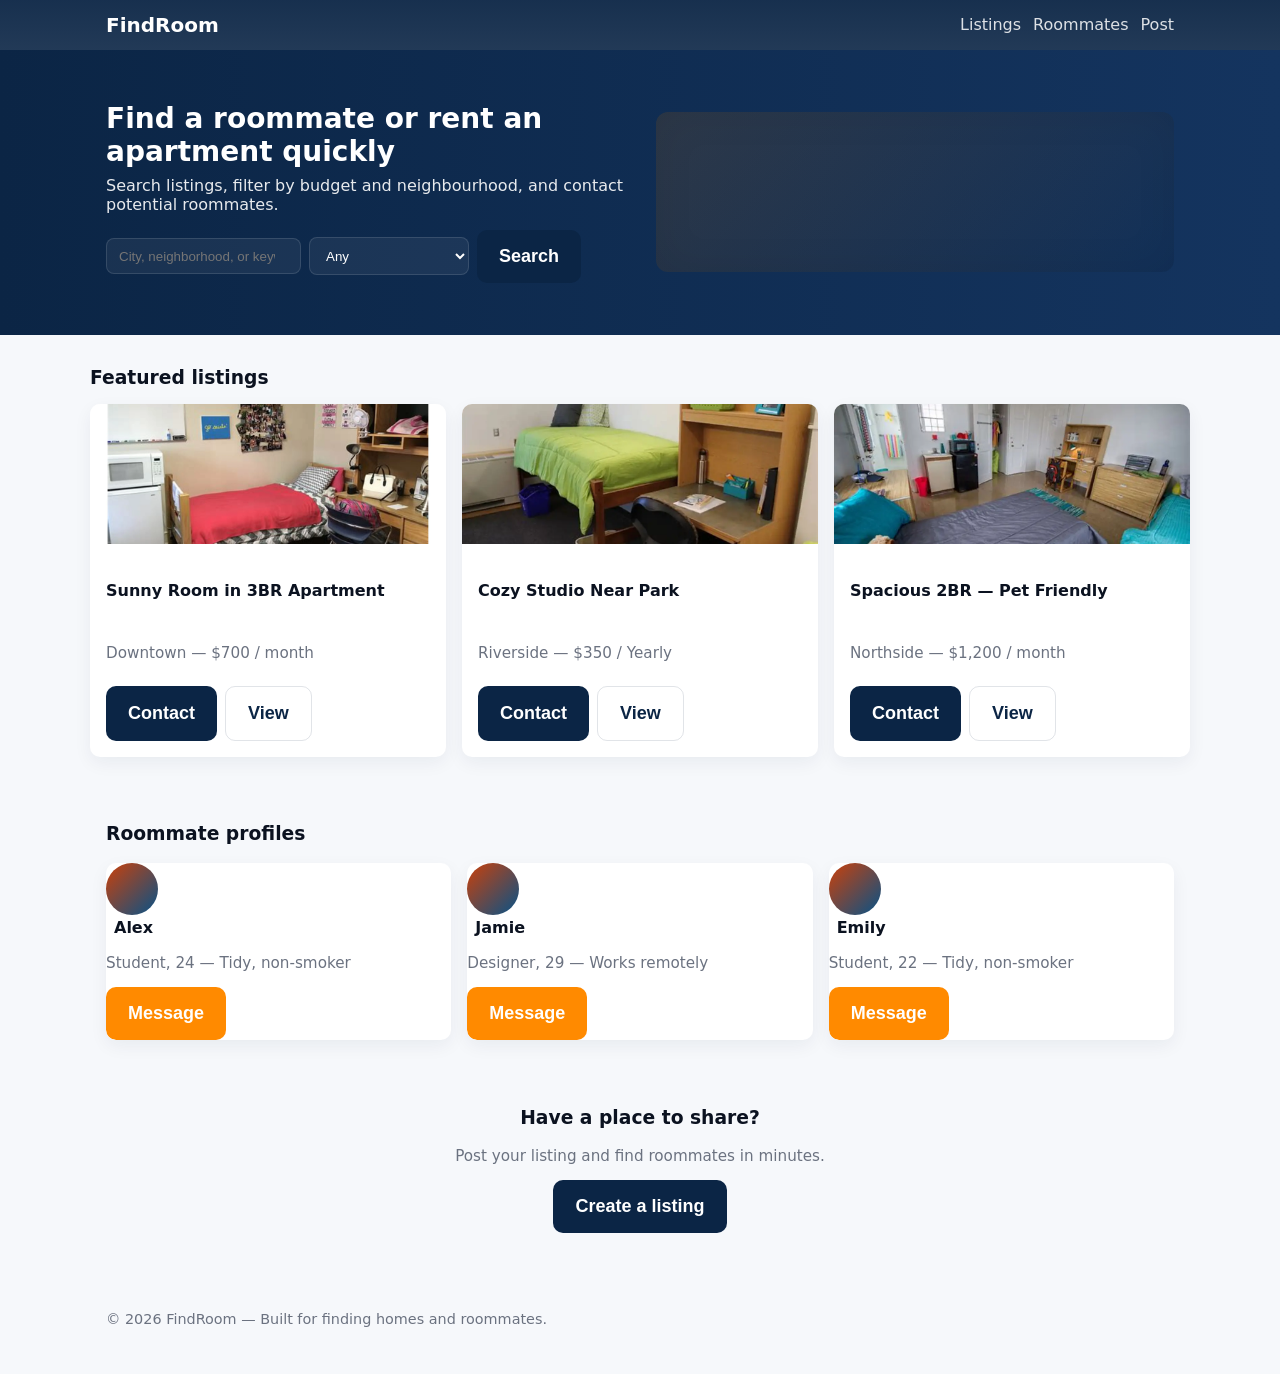
<file: index.html>
<!doctype html>
<html lang="en">
	<head>
		<meta charset="utf-8" />
		<meta name="viewport" content="width=device-width,initial-scale=1" />
		<title>PRESIDOX-Roommates & Rentals</title>
		<link rel="stylesheet" href="styles.css">
	</head>
	<body>
		<header class="site-header">
			<div class="container header-inner">
				<h1 class="brand">FindRoom</h1>
				<nav class="nav">
					<a class="nav-link" href="#listings">Listings</a>
					<a class="nav-link" href="#profiles">Roommates</a>
					<a class="nav-link" href="#post">Post</a>
				</nav>
			</div>
		</header>

		<main>
			<section class="hero">
				<div class="container hero-inner">
					<div class="hero-copy">
						<h2>Find a roommate or rent an apartment quickly</h2>
						<p>Search listings, filter by budget and neighbourhood, and contact potential roommates.</p>
						<form class="search-form" id="searchForm" aria-label="Search listings">
							<input type="search" name="q" placeholder="City, neighborhood, or keyword" />
							<select name="type">
								<option value="any">Any</option>
								<option value="room">Room</option>
								<option value="apartment">Apartment</option>
							</select>
							<button class="btn btn--primary" type="submit">Search</button>
						</form>
					</div>
					<div class="hero-art" aria-hidden="true"></div>
				</div>
			</section>

			<section id="listings" class="container listings">
				<h3>Featured listings</h3>
				<div class="grid">
					<article class="card" data-image-id="listing-1">
						<div class="card-media">
							<img src="images/house 4.webp" alt="Sunny room interior" loading="lazy">
						</div>
						<div class="card-body">
							<h4>Sunny Room in 3BR Apartment</h4>
							<p class="muted">Downtown — $700 / month</p>
							<div class="card-actions">
								<button class="btn btn--primary">Contact</button>
								<button class="btn btn--outline">View</button>
							</div>
						</div>
					</article>

					<article class="card" data-image-id="listing-2">
						<div class="card-media">
							<img src="images/house 5.webp" alt="Cozy studio interior" loading="lazy">
						</div>
						<div class="card-body">
							<h4>Cozy Studio Near Park</h4>
							<p class="muted">Riverside — $350 / Yearly</p>
							<div class="card-actions">
								<button class="btn btn--primary">Contact</button>
								<button class="btn btn--outline">View</button>
							</div>
						</div>
					</article>

					<article class="card" data-image-id="listing-3">
						<div class="card-media">
							<img src="images/house2.webp" alt="Spacious apartment interior" loading="lazy">
						</div>
						<div class="card-body">
							<h4>Spacious 2BR — Pet Friendly</h4>
							<p class="muted">Northside — $1,200 / month</p>
							<div class="card-actions">
								<button class="btn btn--primary">Contact</button>
								<button class="btn btn--outline">View</button>
							</div>
						</div>
					</article>
				</div>
			</section>

			<section id="profiles" class="container profiles">
				<h3>Roommate profiles</h3>
				<div class="grid small">
					<div class="profile card">
						<div class="avatar"></div>
						<div>
							<span class="emoji" aria-hidden="true"></span>
							<strong class="profile-name">Alex</strong>
							<p class="muted">Student, 24 — Tidy, non-smoker</p>
						</div>
						<div class="card-actions">
							<button class="btn btn--secondary">Message</button>
						</div>
					</div>

					<div class="profile card">
						<div class="avatar"></div>
						<div>
							<span class="emoji" aria-hidden="true"></span>
							<strong class="profile-name">Jamie</strong>
							<p class="muted">Designer, 29 — Works remotely</p>
						</div>
						<div class="card-actions">
							<button class="btn btn--secondary">Message</button>
						</div>
					</div>

					<div class="profile card">
						<div class="avatar"></div>
						<div>
							<span class="emoji" aria-hidden="true"></span>
							<strong class="profile-name">Emily</strong>
							<p class="muted">Student, 22 — Tidy, non-smoker</p>
						</div>
						<div class="card-actions">
							<button class="btn btn--secondary">Message</button>
						</div>
					</div>
				</div>
			</section>

			<section id="post" class="container post-call">
				<h3>Have a place to share?</h3>
				<p class="muted">Post your listing and find roommates in minutes.</p>
				<button class="btn btn--primary">Create a listing</button>
			</section>
		</main>

		<footer class="site-footer">
			<div class="container">
				<p>&copy; 2026 FindRoom — Built for finding homes and roommates.</p>
			</div>
		</footer>

		<script src="script.js" defer></script>
	</body>
</html>
</file>
<file: styles.css>
:root{
  --darkblue:#0b2545;
  --accent:#ff8a00; /* complementary warm accent */
  --bg:#f6f8fb;
  --muted:#6b7280;
  --card:#ffffff;
}
*{box-sizing:border-box}
html,body{height:100%}
body{margin:0;font-family:Inter,system-ui,-apple-system,"Segoe UI",Roboto,"Helvetica Neue",Arial;background:var(--bg);color:#0b1220}
.container{max-width:1100px;margin:0 auto;padding:1rem}
.site-header{background:linear-gradient(180deg,rgba(11,37,69,.95),rgba(11,37,69,.9));color:#fff}
.header-inner{display:flex;align-items:center;justify-content:space-between;padding:0.8rem 1rem}
.brand{margin:0;font-size:1.25rem}
.nav{display:flex;gap:0.75rem}
.nav-link{color:rgba(255,255,255,0.85);text-decoration:none}
.hero{padding:2.25rem 0;background:linear-gradient(90deg,var(--darkblue),#14345f);color:#fff}
.hero-inner{display:flex;gap:2rem;align-items:center}
.hero-copy{flex:1}
.hero-copy h2{margin:0 0 .5rem;font-size:1.75rem}
.hero-copy p{margin:0 0 1rem;color:rgba(255,255,255,0.9)}
.search-form{display:flex;gap:.5rem;align-items:center;flex-wrap:wrap}
.search-form input,.search-form select{padding:.6rem .75rem;border-radius:8px;border:1px solid rgba(255,255,255,0.12);background:rgba(255,255,255,0.06);color:#fff;min-width:160px}
.hero-art{flex:1;height:160px;border-radius:12px;background:linear-gradient(135deg,rgba(255,138,0,0.12),rgba(11,37,69,0.2));box-shadow:inset 0 0 40px rgba(0,0,0,0.08)}

.listings{padding:2rem 0}
.listings h3{margin:0 0 1rem}
.grid{display:grid;grid-template-columns:repeat(auto-fit,minmax(240px,1fr));gap:1rem}
.grid.small{grid-template-columns:repeat(auto-fit,minmax(220px,1fr))}
.card{background:var(--card);border-radius:10px;box-shadow:0 6px 18px rgba(11,37,69,0.06);overflow:hidden;display:flex;flex-direction:column}
.card-media{height:140px;background:linear-gradient(135deg,#060b6c,#94ab13);}
.card-media img{width:100%;height:100%;object-fit:cover;display:block}
.card-body{padding:1rem;display:flex;flex-direction:column;gap:.5rem}
.muted{color:var(--muted);font-size:.95rem}
.card-actions{margin-top:auto;display:flex;gap:.5rem}
.avatar{width:52px;height:52px;border-radius:50%;background:linear-gradient(135deg,#cc4009,#065288)}

.profile .emoji{font-size:1.25rem;margin-right:.5rem;vertical-align:middle}
.profile-name{vertical-align:middle}

.post-call{padding:2rem 0;text-align:center}

.site-footer{padding:1rem 0;color:var(--muted);font-size:.9rem}

/* Buttons */
.btn{display:inline-flex;align-items:center;justify-content:center;gap:.5rem;border:0;cursor:pointer;font-weight:600;transition:all .18s ease;border-radius:8px;padding:12px 18px}
.btn:focus{outline:3px solid rgba(11,37,69,0.12);outline-offset:2px}
.btn--primary{background:var(--darkblue);color:#fff}
.btn--secondary{background:var(--accent);color:#fff}
.btn--outline{background:transparent;color:var(--darkblue);border:1.5px solid rgba(11,37,69,0.12)}

/* Responsive tweaks */
@media (max-width:900px){
  .hero-inner{flex-direction:column}
  .hero-art{width:100%}
}

@media (max-width:520px){
  .search-form input{flex:1;min-width:160px}
  .header-inner{padding:.6rem 1rem}
  .hero-copy h2{font-size:1.25rem}
}
</file>
